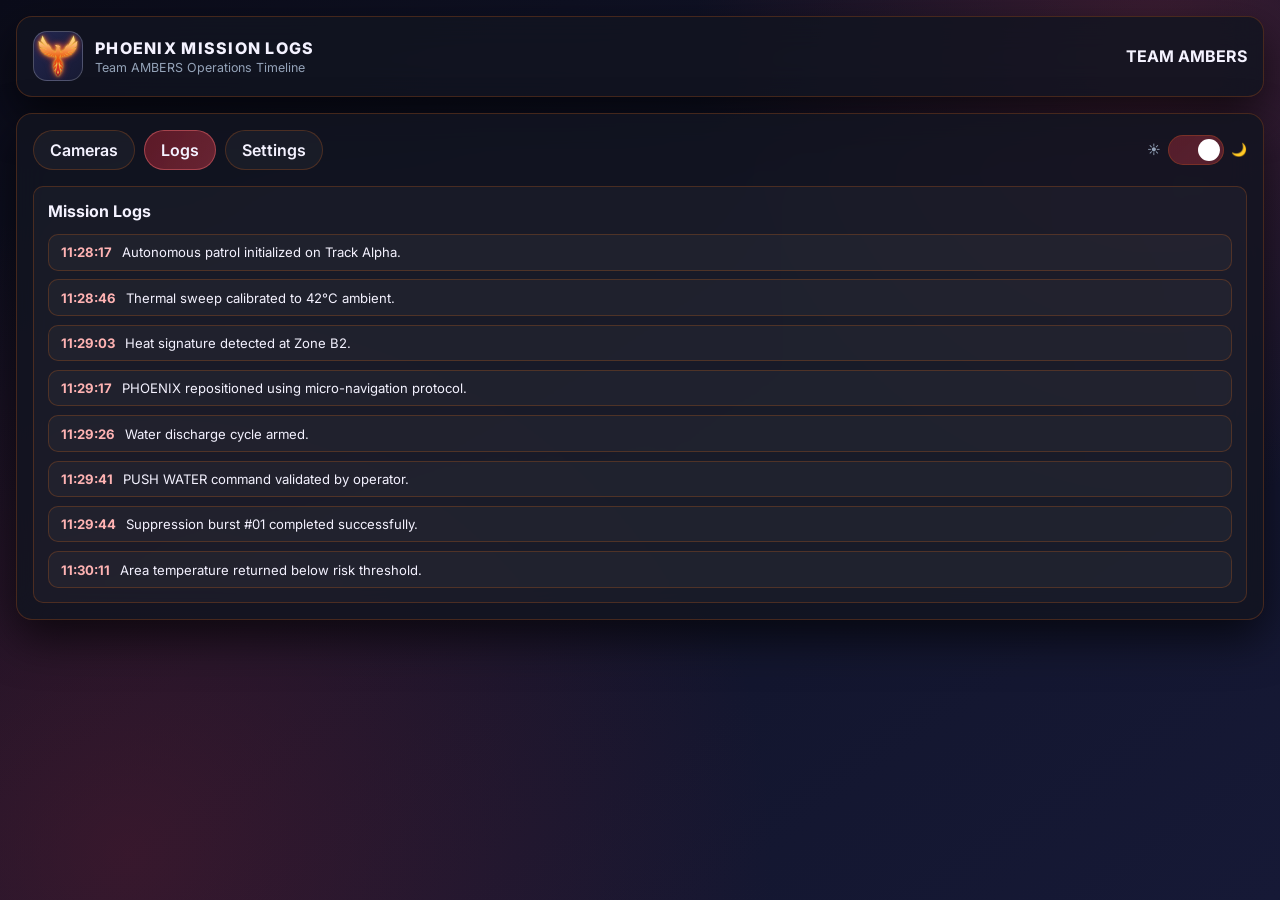
<file: Phoenix_Web_Command_Center/logs.html>
<!DOCTYPE html>
<html lang="en">
  <head>
    <meta charset="UTF-8" />
    <meta name="viewport" content="width=device-width, initial-scale=1.0" />
    <title>PHOENIX Mission Logs</title>
    <link rel="preconnect" href="https://fonts.googleapis.com" />
    <link rel="preconnect" href="https://fonts.gstatic.com" crossorigin />
    <link
      href="https://fonts.googleapis.com/css2?family=Inter:wght@400;500;600;700;800&display=swap"
      rel="stylesheet"
    />
    <link rel="stylesheet" href="styles.css" />
  </head>
  <body>
    <main class="app-shell">
      <header class="topbar glass-panel">
        <div class="brand">
          <div class="logo-mark">
            <img
              src="images/phoenix_logo_fire.svg"
              alt="PHOENIX Fire Emblem"
            />
          </div>
          <div>
            <p class="logo-title">PHOENIX MISSION LOGS</p>
            <p class="logo-subtitle">Team AMBERS Operations Timeline</p>
          </div>
        </div>
        <div class="team-tag">TEAM AMBERS</div>
      </header>

      <section class="main-panel glass-panel">
        <div class="tabs-row">
          <nav class="main-tabs" aria-label="Global navigation tabs">
            <a class="main-tab-link" href="index.html">Cameras</a>
            <a class="main-tab-link active" href="logs.html">Logs</a>
            <a class="main-tab-link" href="index.html#panelSettings">Settings</a>
          </nav>

          <label class="theme-switch" for="themeSwitch">
            <span>☀️</span>
            <input id="themeSwitch" type="checkbox" aria-label="Toggle dark and light mode" />
            <span class="theme-slider"></span>
            <span>🌙</span>
          </label>
        </div>

        <section class="main-content-panel active">
          <div class="logs-board">
            <h2>Mission Logs</h2>
            <ul class="logs-list">
              <li><span>11:28:17</span> Autonomous patrol initialized on Track Alpha.</li>
              <li><span>11:28:46</span> Thermal sweep calibrated to 42°C ambient.</li>
              <li><span>11:29:03</span> Heat signature detected at Zone B2.</li>
              <li><span>11:29:17</span> PHOENIX repositioned using micro-navigation protocol.</li>
              <li><span>11:29:26</span> Water discharge cycle armed.</li>
              <li><span>11:29:41</span> PUSH WATER command validated by operator.</li>
              <li><span>11:29:44</span> Suppression burst #01 completed successfully.</li>
              <li><span>11:30:11</span> Area temperature returned below risk threshold.</li>
            </ul>
          </div>
        </section>
      </section>
    </main>
    <script src="script.js"></script>
  </body>
</html>
</file>
<file: Phoenix_Web_Command_Center/styles.css>
:root {
  --bg-primary: #0B0D14;
  --bg-surface: #121420;
  --bg-panel: #121420;
  --glass: rgba(18, 20, 32, 0.85);
  --border: rgba(249, 115, 22, 0.22);
  --text-main: #F4F2FF;
  --text-dim: #94A3B8;
  --brand-crimson: #7E1B2A;
  --brand-crimson-glow: #991B1E;
  --accent-sky-blue: #0284C7;
  --accent-cyan-glow: #38BDF8;
  --accent-warm: #F97316;
  --fire-flame-1: #FDE047;
  --fire-flame-2: #FB923C;
  --fire-flame-3: #F97316;
  --fire-flame-4: #EF4444;
  --danger: #EF4444;
  --ok: #00E5A0;
  --shadow: 0 18px 45px rgba(0, 0, 0, 0.65);
  --radius-lg: 16px;
  --radius-md: 10px;
}

body.light {
  --bg-primary: #eef2ff;
  --glass: rgba(255, 255, 255, 0.82);
  --border: rgba(143, 31, 47, 0.24);
  --text-main: #1f2340;
  --text-dim: #8d646b;
  --brand-primary: #a32938;
  --brand-secondary: #d43a4a;
  --accent-warm: #f97316;
  --shadow: 0 16px 35px rgba(70, 69, 126, 0.16);
}

* { box-sizing: border-box; }

body {
  margin: 0;
  font-family: "Inter", sans-serif;
  background:
    radial-gradient(circle at 90% 5%, rgba(212, 58, 74, 0.22), transparent 32%),
    radial-gradient(circle at 10% 95%, rgba(143, 31, 47, 0.30), transparent 45%),
    linear-gradient(145deg, #0b0c1a, #11142a 45%, #161936);
  color: var(--text-main);
  min-height: 100vh;
  transition: background .3s ease, color .2s ease;
}

body.light {
  background:
    radial-gradient(circle at 95% 0%, rgba(143, 31, 47, 0.18), transparent 34%),
    radial-gradient(circle at 8% 95%, rgba(212, 58, 74, 0.16), transparent 40%),
    linear-gradient(145deg, #eef2ff, #f8f9ff 45%, #f2f6ff);
}

.app-shell { max-width: 1600px; margin: 0 auto; padding: 1rem; display: grid; gap: 1rem; }

.glass-panel {
  background: var(--glass);
  border: 1px solid var(--border);
  backdrop-filter: blur(16px);
  border-radius: var(--radius-lg);
  box-shadow: var(--shadow);
  animation: fadeInUp .45s ease;
}

.topbar { padding: 0.9rem 1rem; display: flex; gap: 0.8rem; align-items: center; justify-content: space-between; }
.brand { display: flex; align-items: center; gap: 0.75rem; }

.logo-mark {
  width: 50px;
  height: 50px;
  border-radius: 14px;
  overflow: hidden;
  border: 1px solid rgba(255,255,255,.22);
  background: linear-gradient(135deg, #22264f, #171a33);
}

body.light .logo-mark {
  border-color: rgba(143, 31, 47, 0.28);
  background: linear-gradient(135deg, #edf0ff, #dfe4ff);
}

.logo-mark img { width: 100%; height: 100%; object-fit: cover; display:block; }
.logo-title { margin: 0; font-weight: 800; letter-spacing: 0.08em; }
.logo-subtitle { margin: 0.1rem 0 0; font-size: 0.78rem; color: var(--text-dim); }

.status-cluster { display: flex; gap: 0.55rem; flex-wrap: wrap; justify-content: center; }
.status-pill {
  border: 1px solid color-mix(in srgb, var(--text-main) 20%, transparent);
  border-radius: 999px;
  padding: 0.4rem 0.75rem;
  font-size: 0.72rem;
  font-weight: 700;
  letter-spacing: 0.04em;
  background: rgba(255, 255, 255, 0.03);
}
.status-pill.active { background: rgba(57, 240, 168, 0.2); border-color: rgba(57, 240, 168, 0.8); color: #aefcdd; }
.status-pill.muted { color: var(--text-dim); }
.team-tag { font-weight: 700; color: color-mix(in srgb, var(--brand-primary) 50%, var(--text-main)); }

.dashboard-grid { display: grid; grid-template-columns: 1fr 360px; gap: 1rem; }
.main-panel { padding: 1rem; display: grid; gap: 1rem; }

.tabs-row { display: flex; align-items: center; justify-content: space-between; gap: .8rem; flex-wrap: wrap; }
.main-tabs { display: flex; gap: 0.55rem; flex-wrap: wrap; }
.main-tab,
.main-tab-link {
  border: 1px solid var(--border);
  background: rgba(255, 255, 255, 0.04);
  color: var(--text-main);
  border-radius: 999px;
  min-height: 40px;
  padding: 0.55rem 1rem;
  font-weight: 600;
  text-decoration: none;
  display: inline-flex;
  align-items: center;
  justify-content: center;
  transition: transform .2s ease, box-shadow .2s ease, border-color .2s ease;
}

.main-tab:hover,
.main-tab-link:hover { transform: translateY(-1px); box-shadow: 0 8px 20px rgba(0,0,0,.25); }

.main-tab.active,
.main-tab-link.active {
  background: linear-gradient(120deg, rgba(143, 31, 47, 0.60), rgba(212, 58, 74, 0.45));
  border-color: rgba(170, 70, 80, 0.95);
}

.theme-switch {
  display: inline-flex;
  align-items: center;
  gap: .45rem;
  font-size: .8rem;
  color: var(--text-dim);
  user-select: none;
}

.theme-switch input {
  opacity: 0;
  width: 0;
  height: 0;
  position: absolute;
}

.theme-slider {
  position: relative;
  width: 56px;
  height: 30px;
  border-radius: 999px;
  border: 1px solid var(--border);
  background: linear-gradient(135deg, rgba(163,41,56,.45), rgba(212,58,74,.34));
}

.theme-slider::before {
  content: "";
  position: absolute;
  left: 4px;
  top: 3px;
  width: 22px;
  height: 22px;
  border-radius: 50%;
  background: #fff;
  transition: transform .22s ease;
}

.theme-switch input:checked + .theme-slider::before {
  transform: translateX(25px);
}

.main-content-panel { display: none; }
.main-content-panel.active { display: block; animation: fadeIn .28s ease; }

.feeds-section { display: grid; grid-template-columns: repeat(2, minmax(0, 1fr)); gap: 1rem; }
.camera-card {
  padding: 0.85rem;
  border: 1px solid var(--border);
  border-radius: var(--radius-md);
  background: rgba(255, 255, 255, 0.02);
  transition: transform .2s ease, box-shadow .2s ease;
}
.camera-card:hover { transform: translateY(-2px); box-shadow: 0 14px 30px rgba(0,0,0,.25); }

.camera-header { display: flex; justify-content: space-between; align-items: center; margin-bottom: 0.8rem; }
.camera-header h2,.control-sidebar h2,.mode-toggle h3,.manual-controls h3,.logs-board h2,.settings-board h2 { margin: 0; font-size: 1rem; }
.camera-actions { display: flex; align-items: center; gap: 0.5rem; }
.recording { font-size: 0.72rem; color: #ffd3d3; display: flex; align-items: center; gap: 0.3rem; }
.dot { width: 8px; height: 8px; border-radius: 50%; background: var(--danger); box-shadow: 0 0 12px rgba(255, 75, 75, 0.9); animation: pulse 1.15s infinite; }

.icon-button { border: 1px solid var(--border); background: rgba(255,255,255,.07); color: var(--text-main); border-radius: 10px; width: 34px; height: 34px; cursor: pointer; }
.icon-button:hover { border-color: rgba(212,58,74,.7); }

.camera-view {
  position: relative;
  border-radius: var(--radius-md);
  min-height: 440px;
  overflow: hidden;
  display: grid;
  place-content: center;
  text-align: center;
  color: #f4f1ff;
  isolation: isolate;
}
.camera-view::after { content:""; position:absolute; inset:0; background: radial-gradient(circle at 70% 0%, rgba(255, 159, 67, 0.2), transparent 50%); z-index:0; }
.camera-view p { z-index:1; margin:0; font-weight:600; text-shadow:0 0 12px rgba(0,0,0,.7); }
.surveillance { background: linear-gradient(rgba(0,0,0,.2), rgba(0,0,0,.62)), linear-gradient(120deg, #4a1018, #2c0f15 45%, #6f1b29); }
.robot { background: linear-gradient(rgba(0,0,0,.2), rgba(0,0,0,.62)), linear-gradient(120deg, #5f1622, #3b1018 45%, #7a1d2d); }
.scanline { position:absolute; inset:0; background: repeating-linear-gradient(to bottom, rgba(255,255,255,.03) 0, rgba(255,255,255,.03) 2px, transparent 2px, transparent 7px); }

.logs-board,.settings-board { border:1px solid var(--border); border-radius: var(--radius-md); padding:0.9rem; background: rgba(255,255,255,.03); }
.logs-list { list-style:none; padding:0; margin:.8rem 0 0; display:grid; gap:.55rem; }
.logs-list li { border:1px solid var(--border); border-radius:10px; padding:.58rem .7rem; font-size:.82rem; background: rgba(255,255,255,.03); }
.logs-list li span { color: #ffb3b3; font-weight:700; margin-right:.4rem; }

.settings-grid { margin-top:.8rem; display:grid; grid-template-columns: repeat(2, minmax(0,1fr)); gap:.75rem; }
.setting-item {
  display:flex;
  justify-content:space-between;
  align-items:center;
  border:1px solid var(--border);
  background: rgba(255,255,255,.03);
  border-radius:12px;
  padding:.7rem .85rem;
  font-size:.86rem;
  min-height: 54px;
}

.setting-toggle {
  appearance: none;
  width: 48px;
  height: 26px;
  border-radius: 999px;
  background: color-mix(in srgb, var(--text-dim) 45%, transparent);
  border: 1px solid var(--border);
  position: relative;
  transition: .2s ease;
  cursor: pointer;
}

.setting-toggle::before {
  content: "";
  width: 18px;
  height: 18px;
  border-radius: 50%;
  background: white;
  position: absolute;
  top: 3px;
  left: 3px;
  transition: .2s ease;
}

.setting-toggle:checked {
  background: linear-gradient(135deg, var(--brand-primary), var(--brand-secondary));
}

.setting-toggle:checked::before {
  transform: translateX(21px);
}

.control-sidebar { padding:1rem; display:grid; gap:1rem; align-content:start; }
.status-grid { display:grid; grid-template-columns: repeat(2, minmax(0,1fr)); gap:.65rem; }
.metric-card { border-radius:12px; border:1px solid var(--border); background:linear-gradient(180deg, rgba(255,255,255,.08), rgba(255,255,255,.02)); padding:.7rem; transition: transform .2s ease; }
.metric-card:hover { transform: translateY(-2px); }
.metric-card p { margin:0; color:var(--text-dim); font-size:.78rem; }
.metric-card strong { margin-top:.2rem; display:block; font-size:1.1rem; }
.metric-card .alert { color:#ffc189; }
.metric-card .ok { color:#9dfdd0; }

.mode-toggle { display:flex; justify-content:space-between; gap:1rem; align-items:center; border-top:1px solid var(--border); padding-top:1rem; }
.mode-toggle p { margin:.25rem 0 0; color:var(--text-dim); font-size:.8rem; }
.switch { display:flex; align-items:center; gap:.45rem; }
.switch-label { font-size:.68rem; color:var(--text-dim); font-weight:700; letter-spacing:.04em; }
.switch input { opacity:0; width:0; height:0; position:absolute; }
.slider { position:relative; width:58px; height:31px; background:#3d3059; border-radius:999px; transition:.22s; border:1px solid rgba(255,255,255,.3); }
.slider::before { content:""; position:absolute; width:23px; height:23px; left:4px; top:3px; border-radius:50%; background:white; transition:.22s; }
.switch input:checked + .slider { background: linear-gradient(135deg, var(--brand-primary), var(--brand-secondary)); box-shadow: 0 0 14px rgba(163,41,56,.45); }
.switch input:checked + .slider::before { transform: translateX(27px); }

.mode-feedback {
  min-height: 22px;
  font-size: .78rem;
  color: #ffc1c1;
  opacity: 0;
  transform: translateY(-2px);
  transition: opacity .2s ease, transform .2s ease;
}
.mode-feedback.show { opacity: 1; transform: translateY(0); }

.manual-controls { display:grid; gap:.85rem; animation:fadeIn .25s ease; }
.dpad { display:grid; grid-template-columns: repeat(3, minmax(0,1fr)); gap:.45rem; }
.dpad button { border:1px solid var(--border); background: rgba(255,255,255,.05); color:var(--text-main); border-radius:10px; min-height:44px; font-size:1rem; }
.dpad button:hover { background: rgba(255,255,255,.12); }
.dpad button:nth-child(1){grid-column:2;} .dpad button:nth-child(2){grid-column:1;} .dpad button:nth-child(3){grid-column:2;} .dpad button:nth-child(4){grid-column:3;} .dpad button:nth-child(5){grid-column:2;}
.stop-mini { color:#ff8c8c !important; }

.emergency-stop { border:1px solid rgba(255,110,80,.65); background:linear-gradient(135deg, #ff8a3d, #ff3f2f); color:white; font-weight:800; letter-spacing:.05em; border-radius:14px; min-height:52px; box-shadow:0 0 24px rgba(255, 96, 61, 0.45); transition: transform .16s ease; }
.emergency-stop:hover { transform: scale(1.02); }

@keyframes pulse { 0%,100%{transform:scale(1);opacity:1;} 50%{transform:scale(1.2);opacity:.55;} }
@keyframes fadeIn { from { opacity:0; transform: translateY(3px);} to { opacity:1; transform:translateY(0);} }
@keyframes fadeInUp { from { opacity:0; transform: translateY(8px);} to { opacity:1; transform: translateY(0);} }

@keyframes phoenixFlameGlow {
  0%, 100% {
    filter: drop-shadow(0 0 10px rgba(249, 115, 22, 0.65)) drop-shadow(0 0 22px rgba(130, 28, 44, 0.45));
    transform: scale(1);
  }
  50% {
    filter: drop-shadow(0 0 18px rgba(253, 224, 71, 0.85)) drop-shadow(0 0 32px rgba(239, 68, 68, 0.65));
    transform: scale(1.04);
  }
}

.logo-fire-anim {
  animation: phoenixFlameGlow 3s ease-in-out infinite;
}

@media (max-width:1300px){ .camera-view { min-height:360px; } }
@media (max-width:1100px){ .dashboard-grid { grid-template-columns:1fr; } .topbar { flex-wrap:wrap; } .team-tag{ width:100%; text-align:right; } .settings-grid { grid-template-columns:1fr; } }
@media (max-width:800px){ .feeds-section { grid-template-columns:1fr; } .camera-view { min-height:280px; } .status-cluster{width:100%;} }
</file>
